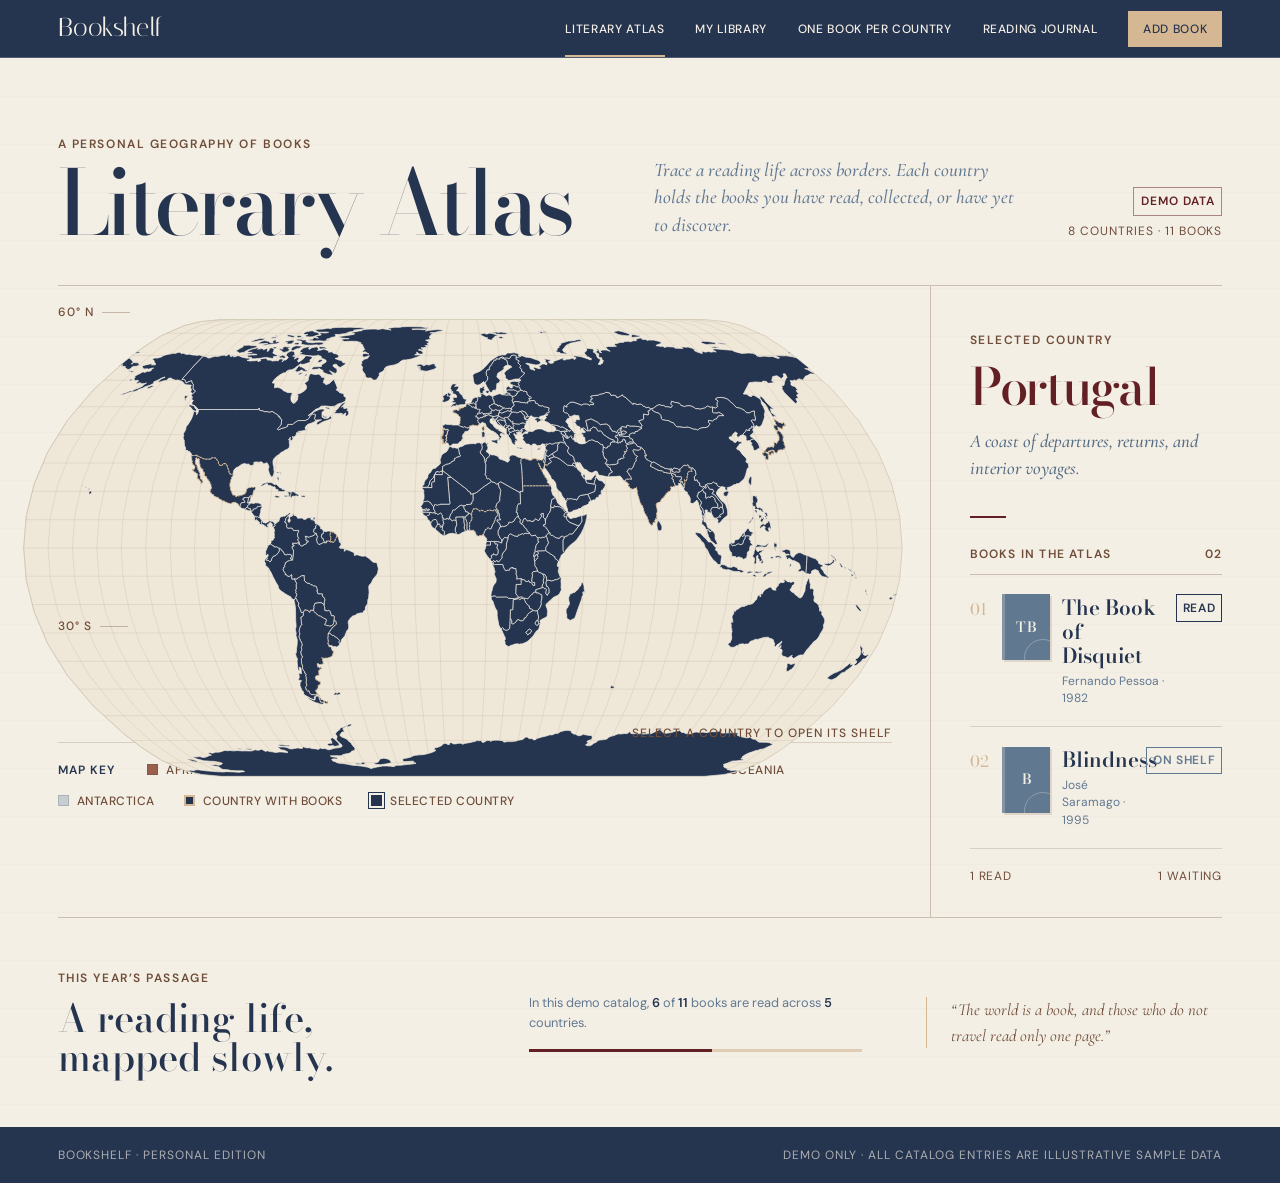
<file: index.html>
<!doctype html>
<html lang="en">
  <head>
    <meta charset="UTF-8" />
    <meta name="viewport" content="width=device-width, initial-scale=1.0" />
    <meta name="robots" content="noindex, nofollow" />
    <title>Catalogue-se</title>
    <script type="module" crossorigin src="./catalogue-se-static/assets/index-D-v3E2Tq.js"></script>
    <link rel="stylesheet" crossorigin href="./catalogue-se-static/assets/index-BYxi9fiU.css">
  </head>
  <body>
    <div id="root"></div>
  </body>
</html>
</file>
<file: catalogue-se-static/assets/index-BYxi9fiU.css>
@import "https://fonts.googleapis.com/css2?family=Bodoni+Moda:opsz,ital,wght@6..96,400;6..96,500;6..96,600&family=Cormorant+Garamond:ital,wght@1,400;1,500;1,600&family=DM+Sans:wght@400;500;600&family=Italiana&display=swap";@layer components;@layer properties{@supports (((-webkit-hyphens:none)) and (not (margin-trim:inline))) or ((-moz-orient:inline) and (not (color:rgb(from red r g b)))){*,:before,:after,::backdrop{--tw-blur:initial;--tw-brightness:initial;--tw-contrast:initial;--tw-grayscale:initial;--tw-hue-rotate:initial;--tw-invert:initial;--tw-opacity:initial;--tw-saturate:initial;--tw-sepia:initial;--tw-drop-shadow:initial;--tw-drop-shadow-color:initial;--tw-drop-shadow-alpha:100%;--tw-drop-shadow-size:initial}}}@layer theme{:root,:host{--font-sans:"DM Sans", Arial, sans-serif;--font-mono:ui-monospace, SFMono-Regular, Menlo, Monaco, Consolas, "Liberation Mono", "Courier New", monospace;--default-font-family:var(--font-sans);--default-mono-font-family:var(--font-mono)}}@layer base{*,:after,:before,::backdrop{box-sizing:border-box;border:0 solid;margin:0;padding:0}::file-selector-button{box-sizing:border-box;border:0 solid;margin:0;padding:0}html,:host{-webkit-text-size-adjust:100%;tab-size:4;line-height:1.5;font-family:var(--default-font-family,ui-sans-serif, system-ui, sans-serif, "Apple Color Emoji", "Segoe UI Emoji", "Segoe UI Symbol", "Noto Color Emoji");font-feature-settings:var(--default-font-feature-settings,normal);font-variation-settings:var(--default-font-variation-settings,normal);-webkit-tap-highlight-color:transparent}hr{height:0;color:inherit;border-top-width:1px}abbr:where([title]){-webkit-text-decoration:underline dotted;text-decoration:underline dotted}h1,h2,h3,h4,h5,h6{font-size:inherit;font-weight:inherit}a{color:inherit;-webkit-text-decoration:inherit;-webkit-text-decoration:inherit;-webkit-text-decoration:inherit;-webkit-text-decoration:inherit;text-decoration:inherit}b,strong{font-weight:bolder}code,kbd,samp,pre{font-family:var(--default-mono-font-family,ui-monospace, SFMono-Regular, Menlo, Monaco, Consolas, "Liberation Mono", "Courier New", monospace);font-feature-settings:var(--default-mono-font-feature-settings,normal);font-variation-settings:var(--default-mono-font-variation-settings,normal);font-size:1em}small{font-size:80%}sub,sup{vertical-align:baseline;font-size:75%;line-height:0;position:relative}sub{bottom:-.25em}sup{top:-.5em}table{text-indent:0;border-color:inherit;border-collapse:collapse}:-moz-focusring{outline:auto}progress{vertical-align:baseline}summary{display:list-item}ol,ul,menu{list-style:none}img,svg,video,canvas,audio,iframe,embed,object{vertical-align:middle;display:block}img,video{max-width:100%;height:auto}button,input,select,optgroup,textarea{font:inherit;font-feature-settings:inherit;font-variation-settings:inherit;letter-spacing:inherit;color:inherit;opacity:1;background-color:#0000;border-radius:0}::file-selector-button{font:inherit;font-feature-settings:inherit;font-variation-settings:inherit;letter-spacing:inherit;color:inherit;opacity:1;background-color:#0000;border-radius:0}:where(select:is([multiple],[size])) optgroup{font-weight:bolder}:where(select:is([multiple],[size])) optgroup option{padding-inline-start:20px}::file-selector-button{margin-inline-end:4px}::placeholder{opacity:1}@supports (not ((-webkit-appearance:-apple-pay-button))) or (contain-intrinsic-size:1px){::placeholder{color:currentColor}@supports (color:color-mix(in lab, red, red)){::placeholder{color:color-mix(in oklab, currentcolor 50%, transparent)}}}textarea{resize:vertical}::-webkit-search-decoration{-webkit-appearance:none}::-webkit-date-and-time-value{min-height:1lh;text-align:inherit}::-webkit-datetime-edit{display:inline-flex}::-webkit-datetime-edit-fields-wrapper{padding:0}::-webkit-datetime-edit{padding-block:0}::-webkit-datetime-edit-year-field{padding-block:0}::-webkit-datetime-edit-month-field{padding-block:0}::-webkit-datetime-edit-day-field{padding-block:0}::-webkit-datetime-edit-hour-field{padding-block:0}::-webkit-datetime-edit-minute-field{padding-block:0}::-webkit-datetime-edit-second-field{padding-block:0}::-webkit-datetime-edit-millisecond-field{padding-block:0}::-webkit-datetime-edit-meridiem-field{padding-block:0}::-webkit-calendar-picker-indicator{line-height:1}:-moz-ui-invalid{box-shadow:none}button,input:where([type=button],[type=reset],[type=submit]){appearance:button}::file-selector-button{appearance:button}::-webkit-inner-spin-button{height:auto}::-webkit-outer-spin-button{height:auto}[hidden]:where(:not([hidden=until-found])){display:none!important}:root{color:#25344f;font-synthesis:none;background:#f4efe5;font-family:DM Sans,Arial,sans-serif}body{background-color:#f4efe5;background-image:linear-gradient(#6f4d3806 1px,#0000 1px),none;background-position:0 0,0 0;background-repeat:repeat,repeat;background-size:100% 48px;background-attachment:scroll,scroll;background-origin:padding-box,padding-box;background-clip:border-box,border-box;min-width:320px;min-height:100vh}a{color:inherit;text-decoration:none}button,a{-webkit-tap-highlight-color:transparent}}@layer utilities{.static{position:static}.filter{filter:var(--tw-blur,) var(--tw-brightness,) var(--tw-contrast,) var(--tw-grayscale,) var(--tw-hue-rotate,) var(--tw-invert,) var(--tw-saturate,) var(--tw-sepia,) var(--tw-drop-shadow,)}}.site-shell{min-height:100vh}.topbar{z-index:10;color:#f4efe5;background:#25344f;border-bottom:1px solid #f4efe538;justify-content:space-between;align-items:center;min-height:56px;padding:0 4.5vw;display:flex;position:relative}.wordmark{letter-spacing:.005em;font-family:Italiana,Times New Roman,serif;font-size:1.65rem;font-weight:400;line-height:1}.topbar nav{letter-spacing:.055em;text-transform:uppercase;align-items:center;gap:clamp(1rem,2.4vw,2.5rem);font-size:.75rem;font-weight:500;display:flex}.topbar nav a{border-bottom:2px solid #0000;padding:20px 0 17px;transition:color .16s,border-color .16s}.topbar nav a:hover,.topbar nav a:focus-visible{color:#d5b893}.topbar nav .nav-active{border-bottom-color:#d5b893}.topbar nav .add-book{color:#25344f;background:#d5b893;border:1px solid #d5b893;padding:8px 14px}main{width:min(1440px,100%);margin:0 auto;padding:0 4.5vw}.atlas-intro{border-bottom:1px solid #6f4d384d;grid-template-columns:minmax(300px,1.2fr) minmax(280px,.8fr) auto;align-items:end;gap:4vw;padding:clamp(2.8rem,6vw,5.5rem) 0 clamp(2rem,3.5vw,3.5rem);display:grid}.eyebrow,.section-label,.panel-kicker{color:#6f4d38;letter-spacing:.13em;text-transform:uppercase;margin:0 0 .75rem;font-size:.75rem;font-weight:600}.atlas-intro h1{letter-spacing:-.045em;margin:0;font-family:Bodoni Moda,Times New Roman,serif;font-size:clamp(3.9rem,7vw,7.4rem);font-weight:500;line-height:.84}.intro-copy{color:#617891;max-width:33rem;margin:0;font-family:Cormorant Garamond,Georgia,serif;font-size:clamp(1.18rem,1.5vw,1.45rem);font-style:italic;font-weight:500;line-height:1.45}.edition-note{color:#6f4d38;letter-spacing:.08em;text-align:right;text-transform:uppercase;flex-direction:column;gap:.4rem;font-size:.75rem;display:flex}.demo-label{color:#632024;border:1px solid #63202480;align-self:flex-end;padding:.28rem .42rem;font-weight:600}.atlas-layout{border-bottom:1px solid #6f4d384d;grid-template-columns:minmax(0,1fr) minmax(290px,25%);min-height:590px;display:grid}.map-column{border-right:1px solid #6f4d384d;min-width:0;padding:clamp(1.75rem,3vw,3rem) clamp(1.5rem,3vw,3.5rem) 1.5rem 0}.map-frame{width:100%;min-height:440px;position:relative}.map-frame svg{width:100%;height:auto;display:block;overflow:visible}.atlas-map-column{padding-top:.5rem}.atlas-map-frame svg{width:900px;max-width:100%}.atlas-map-frame .map-coordinate-top{top:2%}.country-shape{cursor:pointer;outline:none;transition:fill .16s,stroke .16s,stroke-width .16s}.country-shape:hover{fill:var(--continent-hover);stroke:#f4efe5;stroke-width:1.2px}.country-shape:focus-visible{stroke:#d5b893;stroke-width:2.2px}.country-shape.is-selected{stroke:#d5b893;stroke-width:1.4px}.country-shape.is-selected:focus-visible{stroke:#d5b893;stroke-width:2.5px}.country-shape.has-books:not(.is-selected){stroke:#d5b893;stroke-width:1px;stroke-dasharray:2 1}.map-coordinate,.map-instruction{z-index:2;color:#6f4d38;letter-spacing:.09em;text-transform:uppercase;pointer-events:none;font-size:.75rem;font-weight:500;position:absolute}.map-coordinate{left:0}.map-coordinate:after{content:"";vertical-align:middle;background:#6f4d3859;width:28px;height:1px;margin-left:8px;display:inline-block}.map-coordinate-top{top:18%}.map-coordinate-bottom{bottom:24%}.map-instruction{bottom:0;right:0}.legend{border-top:1px solid #6f4d3833;flex-wrap:wrap;align-items:center;gap:.8rem 1.8rem;padding-top:1.1rem;display:flex}.legend-title{color:#25344f;letter-spacing:.09em;text-transform:uppercase;padding-right:.2rem;font-size:.75rem;font-weight:600}.legend-item{color:#6f4d38;letter-spacing:.045em;text-transform:uppercase;align-items:center;gap:.5rem;font-size:.75rem;font-weight:500;display:inline-flex}.legend-swatch{border:1px solid #25344f2e;width:11px;height:11px}.legend-swatch-selected{outline-offset:2px;outline:1px solid #25344f}.legend-swatch-books{border:2px dashed #d5b893}.country-panel{padding:clamp(2rem,3.5vw,3.6rem) 0 2rem clamp(1.5rem,3vw,3.2rem)}.country-panel h2{color:#632024;letter-spacing:-.04em;margin:0;font-family:Bodoni Moda,Times New Roman,serif;font-size:clamp(2.7rem,4vw,4.2rem);font-weight:500;line-height:1}.country-note{color:#526980;min-height:3.8rem;margin:1rem 0 0;font-family:Cormorant Garamond,Georgia,serif;font-size:1.17rem;font-style:italic;font-weight:500;line-height:1.45}.panel-rule{background:#632024;width:36px;height:2px;margin:1.7rem 0}.shelf-heading{color:#6f4d38;letter-spacing:.1em;text-transform:uppercase;border-bottom:1px solid #6f4d384d;justify-content:space-between;padding-bottom:.7rem;font-size:.75rem;font-weight:600;display:flex}.book-row{border-bottom:1px solid #6f4d3833;grid-template-columns:20px 48px minmax(0,1fr) auto;align-items:start;gap:.75rem;padding:1.2rem 0;display:grid}.book-number{color:#d5b893;padding-top:.17rem;font-family:Bodoni Moda,Times New Roman,serif;font-size:1rem}.book-cover{color:#f4efe5;background:#25344f;border-left:3px solid #f4efe53d;justify-content:center;align-items:center;width:48px;height:66px;display:flex;position:relative;overflow:hidden;box-shadow:2px 2px #6f4d3829}.book-cover span{z-index:1;letter-spacing:.06em;font-family:Bodoni Moda,Times New Roman,serif;font-size:.88rem;font-weight:600;position:relative}.book-cover i{opacity:.3;border:1px solid;border-radius:50%;width:38px;height:38px;position:absolute;bottom:-17px;right:-12px}.book-cover-1{background:#617891}.book-cover-2{background:#6f4d38}.book-details{padding-top:.1rem}.book-row h3{color:#25344f;margin:0;font-family:Bodoni Moda,Times New Roman,serif;font-size:1.3rem;font-weight:600;line-height:1.15}.book-row p{color:#617891;margin:.3rem 0 0;font-size:.75rem;line-height:1.45}.book-state{letter-spacing:.055em;text-transform:uppercase;border:1px solid;align-self:start;padding:.23rem .38rem;font-size:.75rem;font-weight:600}.book-state-read{color:#25344f}.book-state-shelf{color:#617891}.country-progress{color:#6f4d38;letter-spacing:.08em;text-transform:uppercase;justify-content:space-between;margin-top:1.1rem;font-size:.75rem;display:flex}.empty-shelf{color:#617891;padding:2rem 0;font-family:Cormorant Garamond,Georgia,serif;font-size:1.05rem;font-style:italic;font-weight:500;line-height:1.45}.empty-shelf p{margin:0 0 .9rem}.empty-shelf a{color:#632024;letter-spacing:.08em;text-transform:uppercase;border-bottom:1px solid #632024;font-family:DM Sans,Arial,sans-serif;font-size:.75rem;font-style:normal;font-weight:600}.reading-progress{grid-template-columns:1.1fr .9fr .8fr;align-items:center;gap:clamp(2rem,5vw,5rem);padding:clamp(2.5rem,4vw,4.5rem) 0;display:grid}.reading-progress h2{margin:0;font-family:Bodoni Moda,Times New Roman,serif;font-size:clamp(1.9rem,3vw,3rem);font-weight:500;line-height:1}.progress-copy p{color:#617891;margin:0 0 1rem;font-size:.8rem;line-height:1.6}.progress-copy strong{color:#25344f;font-weight:600}.progress-track{background:#d5b89399;height:3px;overflow:hidden}.progress-track span{background:#632024;height:100%;display:block}.reading-progress blockquote{color:#6f4d38;border-left:1px solid #d5b893;margin:0;padding-left:1.5rem;font-family:Cormorant Garamond,Georgia,serif;font-size:1.05rem;font-style:italic;line-height:1.5}.library-page{padding-bottom:clamp(3rem,6vw,6rem)}.library-intro{border-bottom:1px solid #6f4d384d;grid-template-columns:minmax(320px,1.2fr) minmax(280px,.75fr) auto;align-items:end;gap:4vw;padding:clamp(3.2rem,7vw,6.2rem) 0 clamp(2.5rem,4vw,4rem);display:grid}.library-intro h1{letter-spacing:-.045em;margin:0;font-family:Bodoni Moda,Times New Roman,serif;font-size:clamp(3.9rem,7vw,7.4rem);font-weight:500;line-height:.84}.library-add-link{color:#f4efe5;letter-spacing:.08em;text-align:center;text-transform:uppercase;background:#632024;border:1px solid #632024;padding:.8rem 1.1rem;font-size:.75rem;font-weight:600;transition:color .16s,background .16s}.library-add-link:hover,.library-add-link:focus-visible{color:#632024;background:0 0;outline:none}.library-tools{background:#6f4d3840;border-bottom:1px solid #6f4d384d;grid-template-columns:minmax(240px,1.8fr) repeat(4,minmax(130px,1fr));gap:1px;padding:1.5rem 0;display:grid}.library-tools label{background:#f4efe5;flex-direction:column;gap:.45rem;min-width:0;padding:.8rem 1rem;display:flex}.library-tools label:first-child{padding-left:0}.library-tools label:last-child{padding-right:0}.library-tools label>span{color:#6f4d38;letter-spacing:.08em;text-transform:uppercase;font-size:.75rem;font-weight:600}.library-tools input,.library-tools select{color:#25344f;background:0 0;border:0;border-bottom:1px solid #6178918c;border-radius:0;outline:none;width:100%;min-height:35px;padding:0 0 .35rem;font-family:DM Sans,Arial,sans-serif;font-size:.85rem}.library-tools input::placeholder{color:#617891;opacity:.85}.library-tools input:focus,.library-tools select:focus{border-bottom-color:#632024;box-shadow:0 1px #632024}.library-collection{padding-top:clamp(2.5rem,5vw,4.8rem)}.collection-heading{border-bottom:1px solid #6f4d384d;justify-content:space-between;align-items:end;gap:2rem;margin-bottom:clamp(2rem,3.5vw,3.5rem);padding-bottom:1.2rem;display:flex}.collection-heading h2{margin:0;font-family:Bodoni Moda,Times New Roman,serif;font-size:clamp(2.1rem,3.4vw,3.5rem);font-weight:500;line-height:1}.collection-count{color:#617891;letter-spacing:.05em;text-transform:uppercase;align-items:center;gap:1.2rem;font-size:.75rem;display:flex}.collection-count button,.library-empty button{color:#632024;letter-spacing:.06em;text-transform:uppercase;cursor:pointer;background:0 0;border:0;border-bottom:1px solid;padding:0;font-size:.75rem;font-weight:600}.library-grid{grid-template-columns:repeat(5,minmax(0,1fr));gap:clamp(2.2rem,4vw,4.2rem) clamp(1.4rem,3vw,3.2rem);display:grid}.library-book{color:#25344f;text-align:left;cursor:pointer;background:0 0;border:0;flex-direction:column;align-items:flex-start;min-width:0;padding:0;display:flex}.library-book:focus-visible{outline-offset:8px;outline:2px solid #632024}.library-cover{aspect-ratio:.68;color:#f4efe5;background:#25344f;border-left:7px solid #f4efe533;flex-direction:column;align-items:flex-start;width:100%;padding:clamp(1rem,1.8vw,1.7rem) clamp(.8rem,1.5vw,1.35rem);transition:transform .18s,box-shadow .18s;display:flex;position:relative;overflow:hidden;box-shadow:4px 5px #6f4d3824}.library-book:hover .library-cover{transform:translateY(-4px);box-shadow:4px 9px #6f4d382e}.library-cover-1{color:#f4efe5;background:#617891}.library-cover-2{color:#f4efe5;background:#6f4d38}.library-cover-3{color:#25344f;background:#d5b893;border-left-color:#25344f2e}.library-cover-4{color:#f4efe5;background:#632024}.cover-country{z-index:1;letter-spacing:.13em;text-transform:uppercase;font-size:.75rem;font-weight:600;position:relative}.cover-rule{z-index:1;opacity:.7;background:currentColor;width:2rem;height:1px;margin:1.1rem 0 auto;position:relative}.library-cover strong{z-index:1;max-width:10em;font-family:Bodoni Moda,Times New Roman,serif;font-size:clamp(1.15rem,1.65vw,1.65rem);font-weight:500;line-height:1.08;position:relative}.cover-author{z-index:1;margin-top:.7rem;font-size:.75rem;line-height:1.35;position:relative}.cover-mark{aspect-ratio:1;opacity:.2;border:1px solid;border-radius:50%;width:75%;position:absolute;bottom:-14%;right:-22%}.cover-mark:after{content:"";border:1px solid;border-radius:50%;position:absolute;inset:17%}.library-book>strong{margin-top:.85rem;font-family:Bodoni Moda,Times New Roman,serif;font-size:1.08rem;font-weight:600;line-height:1.25}.library-book-status{color:#632024;letter-spacing:.07em;text-transform:uppercase;margin-top:1rem;font-size:.75rem;font-weight:600}.library-book-author,.library-book-country{color:#617891;margin-top:.3rem;font-size:.78rem;line-height:1.4}.library-book-country{color:#6f4d38;letter-spacing:.05em;text-transform:uppercase;margin-top:.1rem;font-size:.75rem}.library-empty{text-align:center;border-bottom:1px solid #6f4d384d;padding:clamp(3.5rem,8vw,7rem) 1rem}.library-empty h3{margin:0;font-family:Bodoni Moda,Times New Roman,serif;font-size:2rem;font-weight:500}.library-empty p{color:#617891;margin:.6rem 0 1.2rem;font-size:.85rem}.library-disclaimer{color:#6f4d38;letter-spacing:.05em;text-transform:uppercase;border-top:1px solid #6f4d3840;margin:4rem 0 0;padding-top:1rem;font-size:.75rem}.detail-overlay{z-index:50;background:#25344fb8;justify-content:flex-end;align-items:center;padding:clamp(1rem,4vw,4rem);display:flex;position:fixed;inset:0}.book-detail-panel{background:#f4efe5;border:1px solid #d5b893b3;width:min(920px,100%);max-height:100%;overflow-y:auto}.detail-topline{color:#6f4d38;letter-spacing:.08em;text-transform:uppercase;border-bottom:1px solid #6f4d384d;justify-content:space-between;align-items:center;padding:.9rem 1.2rem;font-size:.75rem;font-weight:600;display:flex}.detail-topline button{color:#632024;letter-spacing:.08em;text-transform:uppercase;cursor:pointer;background:0 0;border:0;border-bottom:1px solid;padding:0;font-weight:600}.detail-topline button:focus-visible{outline-offset:4px;outline:2px solid #632024}.detail-layout{grid-template-columns:minmax(190px,.7fr) minmax(320px,1.3fr);gap:clamp(2rem,5vw,5rem);padding:clamp(1.5rem,4vw,4rem);display:grid}.library-cover-detail{max-width:280px;margin:0 auto}.library-cover-detail strong{font-size:clamp(1.5rem,3vw,2.4rem)}.detail-content h2{letter-spacing:-.035em;margin:0;font-family:Bodoni Moda,Times New Roman,serif;font-size:clamp(2.5rem,5vw,4.7rem);font-weight:500;line-height:.98}.detail-author{color:#617891;margin:.8rem 0 2rem;font-family:Cormorant Garamond,Georgia,serif;font-size:1.3rem;font-style:italic;font-weight:500}.book-facts{border-top:1px solid #6f4d384d;grid-template-columns:1fr 1fr;margin:0;display:grid}.book-facts div{border-bottom:1px solid #6f4d3833;padding:.75rem 0}.book-facts div:nth-child(odd){padding-right:1rem}.book-facts dt{color:#6f4d38;letter-spacing:.07em;text-transform:uppercase;font-size:.75rem;font-weight:600}.book-facts dd{color:#25344f;margin:.25rem 0 0;font-size:.82rem;line-height:1.4}.detail-notes{border-left:2px solid #d5b893;margin-top:1.6rem;padding-left:1.1rem}.detail-notes h3{margin:0 0 .35rem;font-family:Bodoni Moda,Times New Roman,serif;font-size:1.15rem;font-weight:500}.detail-notes p{color:#526980;margin:0;font-family:Cormorant Garamond,Georgia,serif;font-size:1.05rem;font-style:italic;font-weight:500;line-height:1.5}.feature-intro{border-bottom:1px solid #6f4d384d;grid-template-columns:minmax(360px,1.2fr) minmax(280px,.75fr) auto;align-items:end;gap:4vw;padding:clamp(3.2rem,7vw,6.2rem) 0 clamp(2.5rem,4vw,4rem);display:grid}.feature-intro h1{letter-spacing:-.045em;max-width:12em;margin:0;font-family:Bodoni Moda,Times New Roman,serif;font-size:clamp(3.4rem,6vw,6.8rem);font-weight:500;line-height:.9}.view-switch{border:1px solid #6f4d386b;align-items:center;display:flex}.view-switch button{color:#6f4d38;letter-spacing:.06em;text-transform:uppercase;cursor:pointer;background:0 0;border:0;min-height:38px;padding:.65rem .85rem;font-size:.75rem;font-weight:600}.view-switch button+button{border-left:1px solid #6f4d386b}.view-switch button.is-active{color:#f4efe5;background:#25344f}.view-switch button:focus-visible{outline-offset:-4px;outline:2px solid #d5b893}.challenge-summary{border-bottom:1px solid #6f4d384d;grid-template-columns:repeat(4,1fr);display:grid}.challenge-summary div{border-right:1px solid #6f4d3840;flex-direction:column;gap:.3rem;padding:1.6rem 1.4rem;display:flex}.challenge-summary div:first-child{padding-left:0}.challenge-summary div:last-child{border-right:0}.challenge-summary strong{font-family:Bodoni Moda,Times New Roman,serif;font-size:2.2rem;font-weight:500;line-height:1}.challenge-summary span{color:#6f4d38;letter-spacing:.07em;text-transform:uppercase;font-size:.75rem;font-weight:600}.publication-settings{border-bottom:1px solid #6f4d384d;justify-content:space-between;align-items:center;gap:2rem;padding:1.5rem 0;display:flex}.publication-settings h2{margin:0;font-family:Bodoni Moda,Times New Roman,serif;font-size:1.65rem;font-weight:500}.publication-settings p:not(.section-label){color:#617891;max-width:47rem;margin:.35rem 0 0;font-size:.78rem;line-height:1.5}.publication-toggle,.check-field{color:#25344f;cursor:pointer;align-items:center;gap:.65rem;font-size:.78rem;font-weight:600;display:flex}.publication-toggle input,.check-field input{accent-color:#632024;width:16px;height:16px}.prototype-notice,.statistics-note{color:#6f4d38;letter-spacing:.04em;border-bottom:1px solid #6f4d3840;margin:0;padding:.9rem 0;font-size:.75rem;line-height:1.5}.challenge-map-layout{border-bottom:1px solid #6f4d384d;grid-template-columns:minmax(0,1fr) minmax(290px,25%);min-height:520px;display:grid}.challenge-map{border-right:1px solid #6f4d384d;padding:2rem 3rem 1rem 0}.challenge-editor{padding:3rem 0 2rem 3rem}.challenge-editor h2{color:#632024;letter-spacing:-.04em;margin:0 0 1.6rem;font-family:Bodoni Moda,Times New Roman,serif;font-size:clamp(2.6rem,4vw,4rem);font-weight:500;line-height:1}.challenge-fields{flex-direction:column;gap:1rem;display:flex}.challenge-fields>label:first-child,.statistics-toolbar label{color:#6f4d38;letter-spacing:.07em;text-transform:uppercase;flex-direction:column;gap:.5rem;font-size:.75rem;font-weight:600;display:flex}.challenge-fields select,.statistics-toolbar select{color:#25344f;background:0 0;border:0;border-bottom:1px solid #6178918c;border-radius:0;outline:none;width:100%;padding:0 0 .45rem;font-size:.82rem}.challenge-fields select:focus,.statistics-toolbar select:focus{border-bottom-color:#632024;box-shadow:0 1px #632024}.publish-field{border-top:1px solid #6f4d3840;margin-top:.5rem;padding-top:1rem}.field-note{color:#617891;margin:.25rem 0 0;font-family:Cormorant Garamond,Georgia,serif;font-size:1rem;font-style:italic;font-weight:500;line-height:1.4}.public-entry{flex-direction:column;align-items:flex-start;display:flex}.public-entry strong{font-family:Bodoni Moda,Times New Roman,serif;font-size:1.55rem;line-height:1.2}.public-entry>span:not(.challenge-state){color:#617891;margin-top:.4rem;font-family:Cormorant Garamond,Georgia,serif;font-size:1.1rem;font-style:italic}.challenge-state{color:#632024;letter-spacing:.06em;text-transform:uppercase;border:1px solid;margin-top:1.2rem;padding:.28rem .4rem;font-size:.75rem;font-weight:600}.public-empty{color:#617891;margin:0;font-family:Cormorant Garamond,Georgia,serif;font-size:1.1rem;font-style:italic;font-weight:500;line-height:1.5}.continent-progress-section,.challenge-list-section,.reading-records,.session-section{padding-top:clamp(2.8rem,5vw,4.8rem)}.continent-progress-grid{background:#6f4d3840;border-bottom:1px solid #6f4d3840;grid-template-columns:repeat(5,1fr);gap:1px;display:grid}.continent-progress-grid article{background:#f4efe5;padding:1.4rem}.continent-progress-grid article:first-child{padding-left:0}.continent-marker{width:22px;height:4px;margin-bottom:1rem;display:block}.continent-progress-grid h3{color:#6f4d38;letter-spacing:.08em;text-transform:uppercase;min-height:2.4em;margin:0;font-size:.75rem;font-weight:600}.continent-progress-grid strong{margin-bottom:.8rem;font-family:Bodoni Moda,Times New Roman,serif;font-size:1.8rem;font-weight:500;display:block}.challenge-list{border-top:1px solid #6f4d3847;border-left:1px solid #6f4d3847;grid-template-columns:repeat(4,1fr);display:grid}.challenge-list button{color:#25344f;text-align:left;cursor:pointer;background:0 0;border:1px solid #6f4d3847;border-top:0;border-left:0;flex-direction:column;align-items:flex-start;min-height:190px;padding:1.3rem;display:flex}.challenge-list button:hover,.challenge-list button:focus-visible{background:#d5b89329;outline:none}.challenge-list button>span{color:#6f4d38;letter-spacing:.09em;text-transform:uppercase;font-size:.75rem;font-weight:600}.challenge-list button strong{margin-top:auto;font-family:Bodoni Moda,Times New Roman,serif;font-size:1.2rem;line-height:1.15}.challenge-list button small{color:#617891;margin-top:.35rem;font-size:.75rem}.challenge-list button em{color:#632024;letter-spacing:.06em;text-transform:uppercase;margin-top:.85rem;font-size:.75rem;font-style:normal;font-weight:600}.challenge-list>.public-empty{border-bottom:1px solid #6f4d3847;border-right:1px solid #6f4d3847;grid-column:1/-1;padding:3rem}.challenge-page,.journal-page{padding-bottom:clamp(3rem,6vw,6rem)}.record-grid{background:#6f4d3840;grid-template-columns:repeat(5,1fr);gap:1px;display:grid}.record-grid article{background:#f4efe5;min-width:0;padding:1.4rem;position:relative}.record-grid article:first-child{padding-left:0}.record-grid article>span{color:#6f4d38;letter-spacing:.08em;text-transform:uppercase;font-size:.75rem;font-weight:600}.record-grid h3{min-height:2.5em;margin:1.5rem 0 0;font-family:Bodoni Moda,Times New Roman,serif;font-size:1.25rem;line-height:1.2}.record-grid article>p{color:#617891;min-height:2.7em;margin:.35rem 0 1.2rem;font-size:.75rem}.record-grid dl{margin:0}.record-grid dl div{border-top:1px solid #6f4d382e;justify-content:space-between;gap:1rem;padding:.45rem 0;display:flex}.record-grid dt,.record-grid dd{font-size:.75rem}.record-grid dt{color:#6f4d38}.record-grid dd{color:#25344f;text-align:right;margin:0}.record-grid article>em{color:#632024;letter-spacing:.07em;text-transform:uppercase;margin-top:.8rem;font-size:.75rem;font-style:normal;font-weight:600;display:inline-block}.session-table{border-top:1px solid #6f4d384d}.session-row{border-bottom:1px solid #6f4d3833;grid-template-columns:110px minmax(150px,1.1fr) 70px 90px minmax(220px,1.5fr);align-items:baseline;gap:1.2rem;padding:.9rem 0;display:grid}.session-row time,.session-row span,.session-row p{color:#617891;margin:0;font-size:.76rem;line-height:1.45}.session-row strong{font-family:Bodoni Moda,Times New Roman,serif;font-size:.98rem}.session-header{color:#6f4d38;letter-spacing:.07em;text-transform:uppercase;font-size:.75rem;font-weight:600}.session-header span{color:#6f4d38}.statistics-panel{padding-top:clamp(2.8rem,5vw,4.8rem)}.statistics-toolbar{border-bottom:1px solid #6f4d384d;justify-content:space-between;align-items:end;padding-bottom:1.2rem;display:flex}.statistics-toolbar h2,.annual-summary h2{margin:0;font-family:Bodoni Moda,Times New Roman,serif;font-size:clamp(2.1rem,3.4vw,3.5rem);font-weight:500;line-height:1}.statistics-toolbar label{width:170px}.stat-cards{border-bottom:1px solid #6f4d384d;grid-template-columns:repeat(5,1fr);display:grid}.stat-cards article{border-right:1px solid #6f4d3840;flex-direction:column;gap:.3rem;padding:1.7rem 1.3rem;display:flex}.stat-cards article:first-child{padding-left:0}.stat-cards article:last-child{border-right:0}.stat-cards strong{font-family:Bodoni Moda,Times New Roman,serif;font-size:2rem;font-weight:500;line-height:1}.stat-cards span{color:#6f4d38;letter-spacing:.06em;text-transform:uppercase;font-size:.75rem;font-weight:600}.distribution-grid{background:#6f4d3840;grid-template-columns:repeat(2,1fr);gap:1px;padding-top:2.5rem;display:grid}.distribution-card{background:#f4efe5;padding:1.7rem}.distribution-card:nth-child(odd){padding-left:0}.distribution-card h3{margin:0 0 1.2rem;font-family:Bodoni Moda,Times New Roman,serif;font-size:1.3rem;font-weight:500}.distribution-row{color:#617891;grid-template-columns:minmax(90px,.8fr) minmax(80px,1.3fr) 24px;align-items:center;gap:.8rem;padding:.4rem 0;font-size:.75rem;display:grid}.distribution-row i{background:#d5b89373;height:4px;display:block}.distribution-row b{background:#632024;height:100%;display:block}.distribution-row strong{color:#25344f;text-align:right}.annual-summary{border-top:1px solid #6f4d384d;border-bottom:1px solid #6f4d384d;grid-template-columns:.5fr 1fr 1.2fr;align-items:center;gap:2rem;margin-top:3.5rem;padding:2rem 0;display:grid}.annual-summary p:last-child{color:#617891;margin:0;font-family:Cormorant Garamond,Georgia,serif;font-size:1.1rem;font-style:italic;font-weight:500;line-height:1.5}footer{color:#f4efe5a6;letter-spacing:.08em;text-transform:uppercase;background:#25344f;justify-content:space-between;padding:1.2rem 4.5vw;font-size:.75rem;display:flex}@media (width<=900px){.topbar{align-items:flex-start;min-height:auto;padding-top:.75rem;padding-bottom:.75rem}.topbar nav{flex-wrap:wrap;justify-content:flex-end;gap:.35rem 1rem;max-width:70%}.topbar nav a,.topbar nav .add-book{color:#f4efe5;background:0 0;padding:.3rem 0}.atlas-intro{grid-template-columns:1fr 1fr}.edition-note{display:none}.atlas-layout{grid-template-columns:1fr}.map-column{border-bottom:1px solid #6f4d384d;border-right:0;padding-right:0}.country-panel{padding-left:0}.reading-progress{grid-template-columns:1fr 1fr}.reading-progress blockquote{grid-column:1/-1}.library-intro{grid-template-columns:1fr 1fr}.library-add-link{justify-self:start}.library-tools{grid-template-columns:repeat(2,1fr)}.library-tools .search-field{grid-column:1/-1;padding-left:0}.library-tools label:nth-child(2n){padding-left:0}.library-tools label:nth-child(odd){padding-right:0}.library-grid{grid-template-columns:repeat(3,minmax(0,1fr))}.feature-intro{grid-template-columns:1fr 1fr}.view-switch{justify-self:start}.challenge-map-layout{grid-template-columns:1fr}.challenge-map{border-bottom:1px solid #6f4d384d;border-right:0;padding-right:0}.challenge-editor{padding-left:0}.continent-progress-grid,.record-grid,.challenge-list,.stat-cards{grid-template-columns:repeat(3,1fr)}.stat-cards article:nth-child(3){border-right:0}.session-row{grid-template-columns:90px minmax(140px,1fr) 55px 75px minmax(160px,1.2fr);gap:.8rem}}@media (width<=600px){.topbar{display:block}.wordmark{margin-bottom:.65rem;display:inline-block}.topbar nav{justify-content:flex-start;gap:.35rem 1rem;max-width:none;font-size:.75rem}main{padding:0 1.1rem}.atlas-intro,.library-intro,.feature-intro{grid-template-columns:1fr;gap:1.4rem;padding-top:3.2rem}.feature-intro h1{font-size:clamp(3.2rem,16vw,4.7rem)}.view-switch{width:100%}.view-switch button{flex:1}.challenge-summary{grid-template-columns:1fr 1fr}.challenge-summary div:nth-child(2){border-right:0}.challenge-summary div:nth-child(n+3){border-top:1px solid #6f4d3840}.challenge-summary div:nth-child(3){padding-left:0}.publication-settings{flex-direction:column;align-items:flex-start}.continent-progress-grid,.record-grid{grid-template-columns:1fr 1fr}.continent-progress-grid article:first-child,.record-grid article:first-child{padding-left:1.4rem}.challenge-list{grid-template-columns:1fr 1fr}.challenge-list button{min-height:170px}.session-table{overflow-x:auto}.session-row{width:720px}.statistics-toolbar{flex-direction:column;align-items:flex-start;gap:1.5rem}.statistics-toolbar label{width:100%}.stat-cards{grid-template-columns:1fr 1fr}.stat-cards article:nth-child(2n){border-right:0}.stat-cards article:nth-child(3){border-right:1px solid #6f4d3840}.stat-cards article:nth-child(n+3){border-top:1px solid #6f4d3840}.stat-cards article:nth-child(odd){padding-left:0}.distribution-grid{grid-template-columns:1fr}.distribution-card,.distribution-card:nth-child(odd){padding-left:0;padding-right:0}.annual-summary{grid-template-columns:1fr;gap:1rem}.library-intro h1{font-size:clamp(3.7rem,18vw,5rem);line-height:.9}.library-add-link{margin-top:.5rem}.library-tools{grid-template-columns:1fr;padding-top:1rem}.library-tools .search-field,.library-tools label{grid-column:auto;padding-left:0;padding-right:0}.collection-heading{flex-direction:column;align-items:flex-start;gap:1rem}.collection-count{justify-content:space-between;width:100%}.library-grid{grid-template-columns:repeat(2,minmax(0,1fr));gap:2.5rem 1.2rem}.library-cover{border-left-width:5px;padding:1rem .8rem}.library-cover strong{font-size:1.05rem}.library-book>strong{font-size:1rem}.detail-overlay{align-items:flex-end;padding:0}.book-detail-panel{border-bottom:0;border-left:0;border-right:0;max-height:94vh}.detail-layout{grid-template-columns:1fr;gap:2rem}.library-cover-detail{width:min(62vw,230px)}.detail-content h2{font-size:clamp(2.4rem,12vw,3.5rem)}.book-facts{grid-template-columns:1fr}.book-facts div:nth-child(odd){padding-right:0}.atlas-intro h1{font-size:clamp(3.7rem,18vw,5rem);line-height:.9}.map-frame{min-height:250px}.map-instruction,.map-coordinate{display:none}.legend{gap:.8rem 1rem}.legend-title{width:100%}.country-note{min-height:0}.book-row{grid-template-columns:18px 44px minmax(0,1fr)}.book-cover{width:44px;height:62px}.book-state{grid-column:3;justify-self:start;margin-top:-.1rem}.reading-progress{grid-template-columns:1fr;gap:1.6rem}.reading-progress blockquote{grid-column:auto}footer{flex-direction:column;align-items:flex-start;gap:1rem}}@property --tw-blur{syntax:"*";inherits:false}@property --tw-brightness{syntax:"*";inherits:false}@property --tw-contrast{syntax:"*";inherits:false}@property --tw-grayscale{syntax:"*";inherits:false}@property --tw-hue-rotate{syntax:"*";inherits:false}@property --tw-invert{syntax:"*";inherits:false}@property --tw-opacity{syntax:"*";inherits:false}@property --tw-saturate{syntax:"*";inherits:false}@property --tw-sepia{syntax:"*";inherits:false}@property --tw-drop-shadow{syntax:"*";inherits:false}@property --tw-drop-shadow-color{syntax:"*";inherits:false}@property --tw-drop-shadow-alpha{syntax:"<percentage>";inherits:false;initial-value:100%}@property --tw-drop-shadow-size{syntax:"*";inherits:false}
</file>
